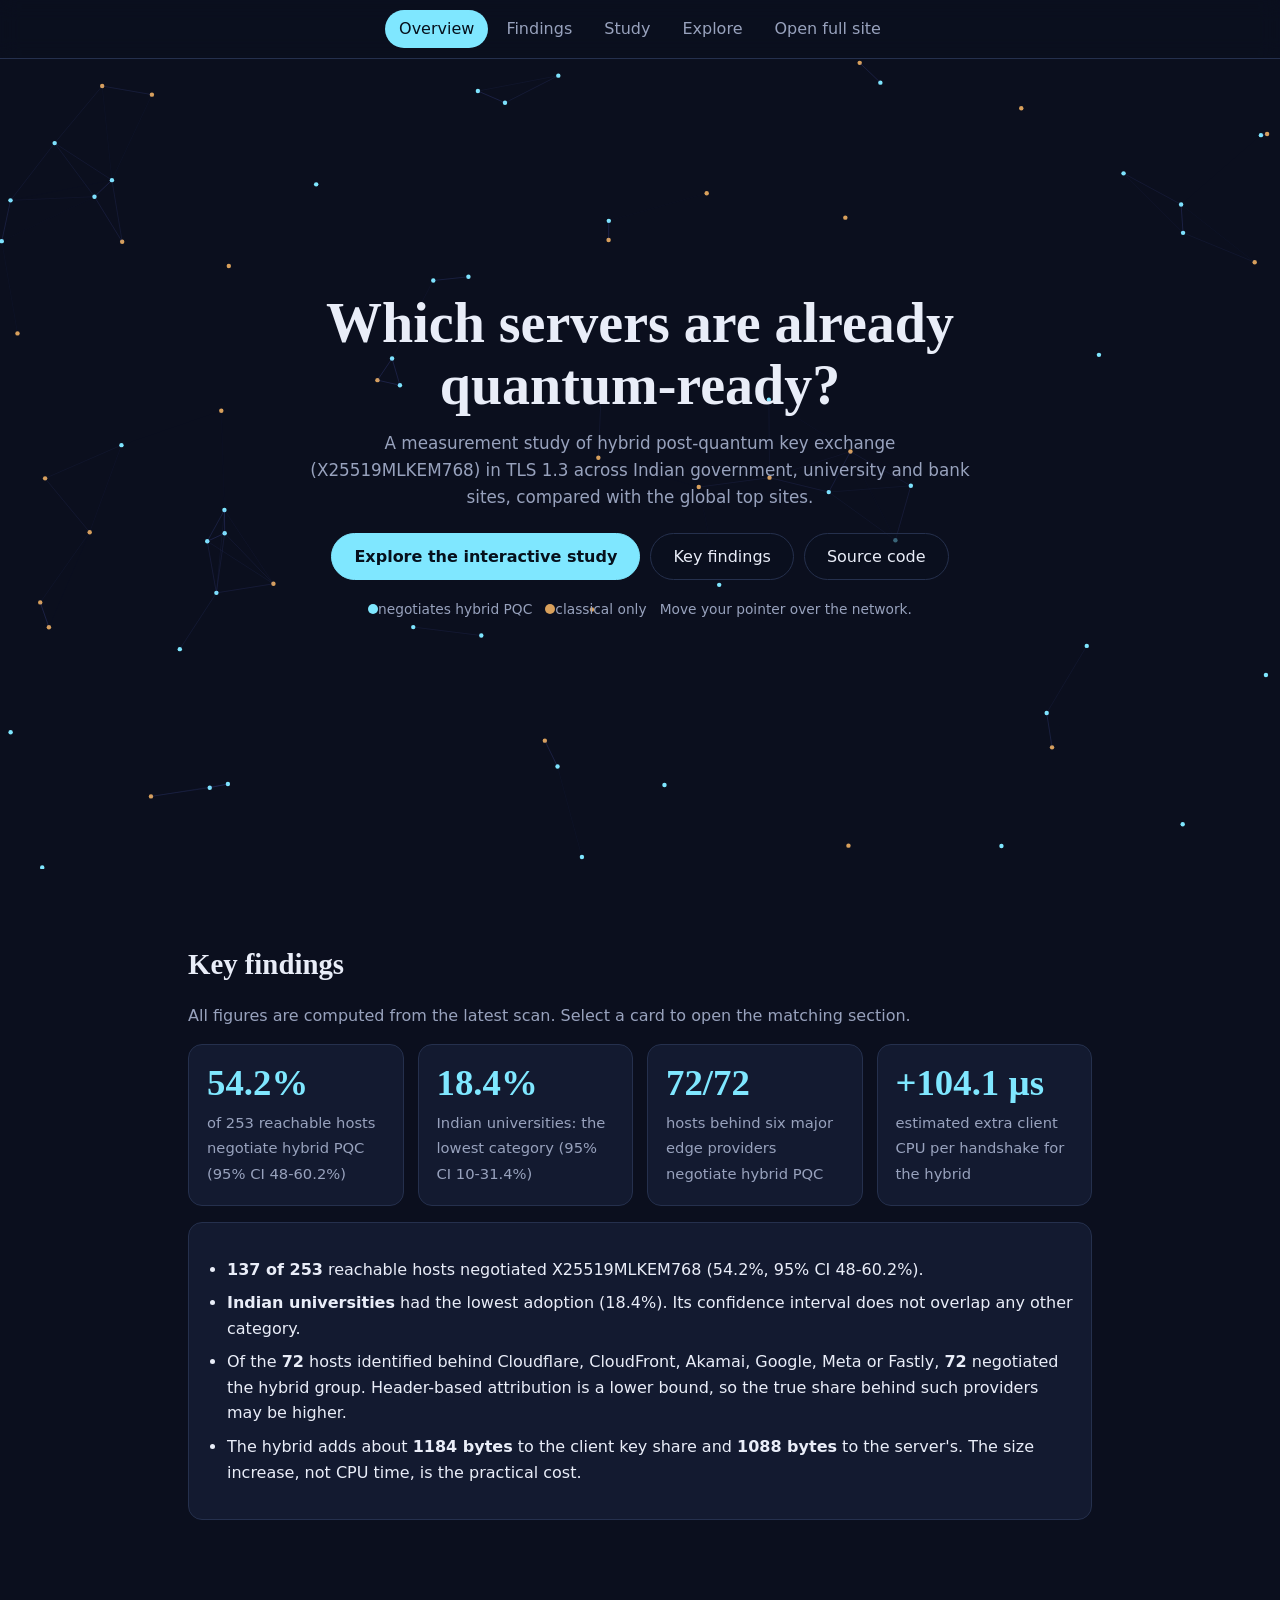
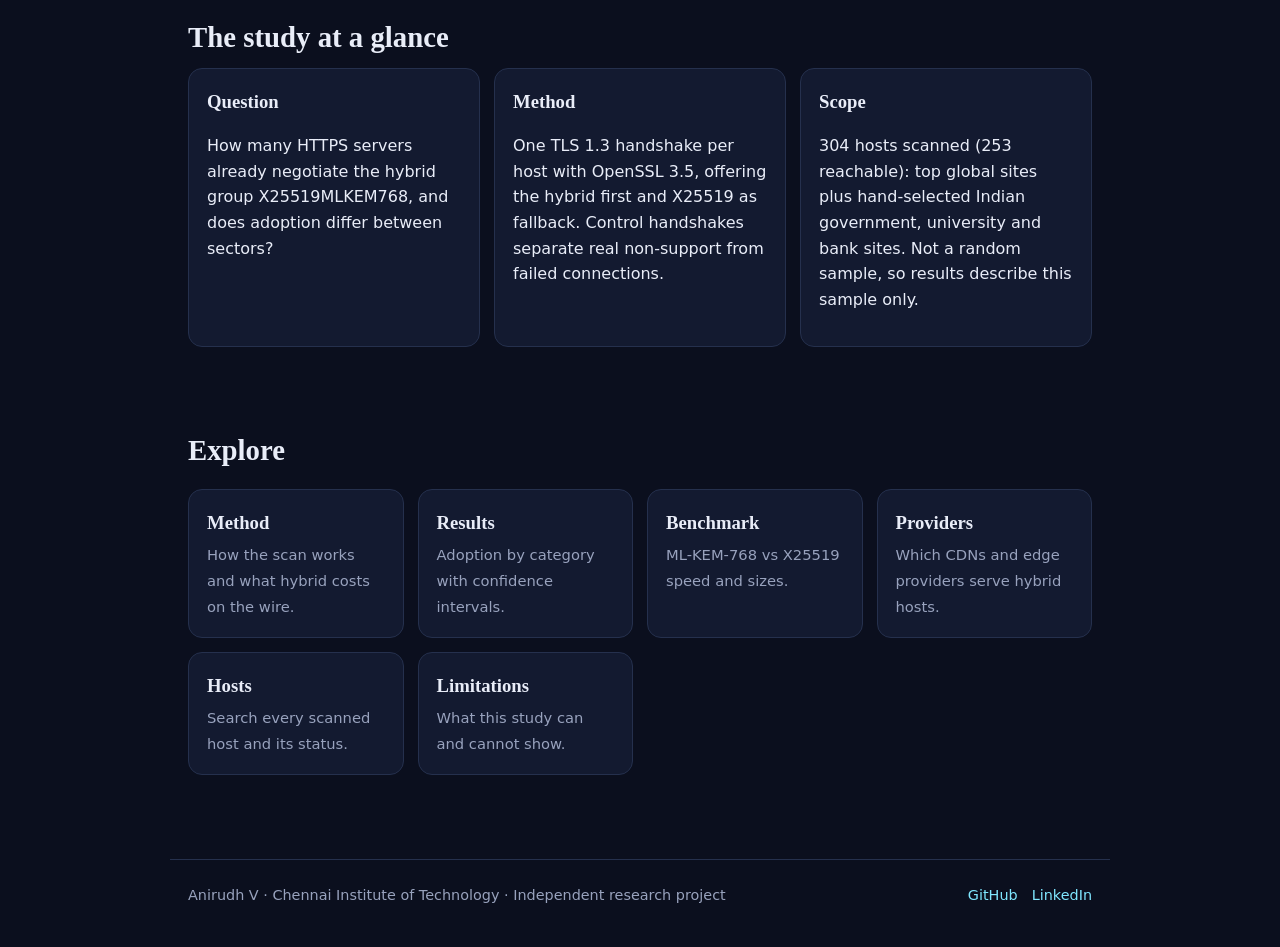
<file: index.html>
<!DOCTYPE html>
<html lang="en">
<head>
<meta charset="utf-8">
<meta name="viewport" content="width=device-width, initial-scale=1">
<title>PQC Adoption Scanner | Hybrid post-quantum TLS measurement study</title>
<meta name="description" content="A measurement study of hybrid post-quantum key exchange (X25519MLKEM768) adoption across Indian government, university and bank sites and global top sites.">
<link rel="stylesheet" href="site/style.css">
<style>
#net{position:absolute;inset:0;width:100%;height:100%}
.hero p.lead{max-width:40em;margin:14px auto 0;color:var(--mut);font-size:1.05rem}
.cta{display:flex;gap:10px;justify-content:center;flex-wrap:wrap;margin-top:22px;pointer-events:auto}
.btn{padding:10px 22px;border-radius:24px;border:1px solid var(--line);color:var(--fg);text-decoration:none;background:#0b0f1e99;transition:border-color .2s,transform .2s,background .2s}
.btn:hover{border-color:var(--acc);transform:translateY(-2px)}
.btn.pri{background:var(--acc);color:#06101c;border-color:var(--acc);font-weight:600}
.stats,.grid{display:grid;grid-template-columns:repeat(auto-fit,minmax(210px,1fr));gap:14px;margin:16px 0}
a.stat,a.tile{display:block;text-decoration:none;color:inherit;background:var(--card);border:1px solid var(--line);border-radius:14px;padding:18px;transition:border-color .25s,transform .15s}
a.stat:hover,a.tile:hover{border-color:var(--acc)}
.stat b{display:block;font:600 2.3rem/1.1 Georgia,serif;color:var(--acc);margin-bottom:6px}
.stat span,.tile span{color:var(--mut);font-size:.92rem}
.tile h3{margin-bottom:4px}
#take li{margin:8px 0}
footer{max-width:940px;margin:60px auto 0;padding:24px 18px 40px;border-top:1px solid var(--line);color:var(--mut);font-size:.9rem;display:flex;justify-content:space-between;flex-wrap:wrap;gap:10px}
footer a{color:var(--acc);text-decoration:none;margin-left:14px}
</style>
</head>
<body>
<nav id="nav">
  <a href="#top" class="on">Overview</a><a href="#findings">Findings</a><a href="#study">Study</a><a href="#explore">Explore</a><a href="site/">Open full site</a>
</nav>

<header class="hero" id="top">
  <canvas id="net" aria-hidden="true"></canvas>
  <div>
    <h1>Which servers are already quantum-ready?</h1>
    <p class="lead">A measurement study of hybrid post-quantum key exchange (X25519MLKEM768) in TLS 1.3 across Indian government, university and bank sites, compared with the global top sites.</p>
    <div class="cta">
      <a class="btn pri" href="site/">Explore the interactive study</a>
      <a class="btn" href="#findings">Key findings</a>
      <a class="btn" href="https://github.com/skylar857/pqc-adoption-scanner" target="_blank" rel="noopener">Source code</a>
    </div>
    <p class="small" style="margin-top:18px"><span class="dot hy"></span>negotiates hybrid PQC &nbsp; <span class="dot cl"></span>classical only &nbsp; Move your pointer over the network.</p>
  </div>
</header>

<section id="findings">
  <h2>Key findings</h2>
  <p class="sub">All figures are computed from the latest scan. Select a card to open the matching section.</p>
  <div class="stats rv" id="stats"><p class="sub">Loading...</p></div>
  <div class="card rv"><ul id="take"></ul></div>
</section>

<section id="study">
  <h2>The study at a glance</h2>
  <div class="steps">
    <div class="card rv"><h3>Question</h3><p>How many HTTPS servers already negotiate the hybrid group X25519MLKEM768, and does adoption differ between sectors?</p></div>
    <div class="card rv"><h3>Method</h3><p>One TLS 1.3 handshake per host with OpenSSL 3.5, offering the hybrid first and X25519 as fallback. Control handshakes separate real non-support from failed connections.</p></div>
    <div class="card rv"><h3>Scope</h3><p id="scope">A hand-selected sample of Indian sites plus the global top list. Not a random sample, so results describe this sample only.</p></div>
  </div>
</section>

<section id="explore">
  <h2>Explore</h2>
  <div class="grid rv">
    <a class="tile" href="site/#method"><h3>Method</h3><span>How the scan works and what hybrid costs on the wire.</span></a>
    <a class="tile" href="site/#results"><h3>Results</h3><span>Adoption by category with confidence intervals.</span></a>
    <a class="tile" href="site/#benchmark"><h3>Benchmark</h3><span>ML-KEM-768 vs X25519 speed and sizes.</span></a>
    <a class="tile" href="site/#providers"><h3>Providers</h3><span>Which CDNs and edge providers serve hybrid hosts.</span></a>
    <a class="tile" href="site/#hosts-sec"><h3>Hosts</h3><span>Search every scanned host and its status.</span></a>
    <a class="tile" href="site/#limits"><h3>Limitations</h3><span>What this study can and cannot show.</span></a>
  </div>
</section>

<footer>
  <span>Anirudh V &middot; Chennai Institute of Technology &middot; Independent research project</span>
  <span><a href="https://github.com/skylar857" target="_blank" rel="noopener">GitHub</a><a href="https://www.linkedin.com/in/anirudh-v-4b835b289/" target="_blank" rel="noopener">LinkedIn</a></span>
</footer>

<script>
const $ = s => document.querySelector(s), $$ = s => [...document.querySelectorAll(s)];
const reduce = matchMedia("(prefers-reduced-motion: reduce)").matches;
const f1 = n => Math.round(n * 10) / 10;
const LABEL = {global: "Global top sites", india_bank: "Indian banks / fintech", india_gov: "Indian government", india_univ: "Indian universities"};
const EDGE = ["Cloudflare", "CloudFront", "Akamai", "Google", "Meta", "Fastly"];
const load = async p => { try { const r = await fetch(p); if (r.ok) return await r.json(); } catch (e) {} return null; };
const sum = (o, ks) => ks.reduce((a, k) => a + (o[k] || 0), 0);

// Interactive network background: pointer attracts links; node colours follow the measured adoption rate.
let hyRate = .5;
(function () {
  const c = $("#net"), x = c.getContext("2d"); let w, h, pts = [], m = {x: -999, y: -999};
  function size() {
    w = c.width = c.clientWidth; h = c.height = c.clientHeight;
    pts = Array.from({length: Math.round(w * h / 14000)}, () => ({x: Math.random() * w, y: Math.random() * h, vx: (Math.random() - .5) * .3, vy: (Math.random() - .5) * .3, hy: Math.random() < hyRate}));
  }
  size(); addEventListener("resize", size);
  c.parentElement.addEventListener("pointermove", e => { const r = c.getBoundingClientRect(); m.x = e.clientX - r.left; m.y = e.clientY - r.top; });
  c.parentElement.addEventListener("pointerleave", () => { m.x = m.y = -999; });
  window.recolour = () => pts.forEach(p => { p.hy = Math.random() < hyRate; });
  (function f() {
    x.clearRect(0, 0, w, h);
    for (const p of pts) {
      if (!reduce) { p.x += p.vx; p.y += p.vy; if (p.x < 0 || p.x > w) p.vx *= -1; if (p.y < 0 || p.y > h) p.vy *= -1; }
      const dm = Math.hypot(p.x - m.x, p.y - m.y);
      if (dm < 150) { x.strokeStyle = "rgba(127,231,255," + (1 - dm / 150) * .6 + ")"; x.beginPath(); x.moveTo(p.x, p.y); x.lineTo(m.x, m.y); x.stroke(); }
      x.fillStyle = p.hy ? "#7fe7ff" : "#d9a05b"; x.beginPath(); x.arc(p.x, p.y, dm < 150 ? 3.2 : 2.2, 0, 7); x.fill();
    }
    for (let i = 0; i < pts.length; i++) for (let j = i + 1; j < pts.length; j++) {
      const d = Math.hypot(pts[i].x - pts[j].x, pts[i].y - pts[j].y);
      if (d < 110) { x.strokeStyle = "rgba(111,125,255," + (1 - d / 110) * .22 + ")"; x.beginPath(); x.moveTo(pts[i].x, pts[i].y); x.lineTo(pts[j].x, pts[j].y); x.stroke(); }
    }
    if (!reduce) requestAnimationFrame(f);
  })();
})();

function count(el, to, pre, suf) {
  if (reduce) { el.textContent = pre + f1(to) + suf; return; }
  let t0; (function f(t) { t0 = t0 || t; const k = Math.min((t - t0) / 1400, 1); el.textContent = pre + f1(to * (1 - Math.pow(1 - k, 3))) + suf; if (k < 1) requestAnimationFrame(f); })(performance.now());
}

Promise.all([load("dashboard/summary.json"), load("dashboard/benchmark.json"), load("dashboard/providers.json")]).then(([s, b, p]) => {
  if (!s) { $("#stats").innerHTML = '<p class="sub">No data found. Run the scan and analysis scripts first.</p>'; return; }
  const o = s.overall, cats = Object.entries(s.categories);
  hyRate = o.pct_of_reachable / 100; window.recolour();
  $("#scope").textContent = o.total + " hosts scanned (" + o.reachable + " reachable): top global sites plus hand-selected Indian government, university and bank sites. Not a random sample, so results describe this sample only.";

  const lowest = cats.slice().sort((a, b) => a[1].pct_of_reachable - b[1].pct_of_reachable)[0];
  const others = cats.filter(c => c[0] !== lowest[0]);
  const separate = lowest[1].ci95[1] < Math.min(...others.map(c => c[1].ci95[0]));
  const cards = [{k: "#results", num: o.pct_of_reachable, pre: "", suf: "%", txt: "of " + o.reachable + " reachable hosts negotiate hybrid PQC (95% CI " + o.ci95[0] + "-" + o.ci95[1] + "%)"},
                 {k: "#results", num: lowest[1].pct_of_reachable, pre: "", suf: "%", txt: (LABEL[lowest[0]] || lowest[0]) + ": the lowest category (95% CI " + lowest[1].ci95[0] + "-" + lowest[1].ci95[1] + "%)"}];
  const takes = ["<b>" + o.pqc_hybrid + " of " + o.reachable + "</b> reachable hosts negotiated X25519MLKEM768 (" + o.pct_of_reachable + "%, 95% CI " + o.ci95[0] + "-" + o.ci95[1] + "%).",
    "<b>" + (LABEL[lowest[0]] || lowest[0]) + "</b> had the lowest adoption (" + lowest[1].pct_of_reachable + "%). " + (separate ? "Its confidence interval does not overlap any other category." : "Its confidence interval overlaps other categories, so the difference is not conclusive.")];
  if (p) {
    const eA = sum(p.overall.all_by_provider, EDGE), eH = sum(p.overall.hybrid_by_provider, EDGE);
    cards.push({k: "#providers", html: eH + "/" + eA, txt: "hosts behind six major edge providers negotiate hybrid PQC"});
    takes.push("Of the <b>" + eA + "</b> hosts identified behind Cloudflare, CloudFront, Akamai, Google, Meta or Fastly, <b>" + eH + "</b> negotiated the hybrid group. Header-based attribution is a lower bound, so the true share behind such providers may be higher.");
  }
  if (b) {
    const dc = b.handshake_cost_us.hybrid_client - b.handshake_cost_us.x25519_client, z = b.sizes_bytes;
    cards.push({k: "#benchmark", num: dc, pre: "+", suf: " µs", txt: "estimated extra client CPU per handshake for the hybrid"});
    takes.push("The hybrid adds about <b>" + (z.hybrid_x25519mlkem768.client_share - z.x25519.client_share) + " bytes</b> to the client key share and <b>" + (z.hybrid_x25519mlkem768.server_share - z.x25519.server_share) + " bytes</b> to the server's. The size increase, not CPU time, is the practical cost.");
  }
  $("#stats").innerHTML = cards.map((c, i) => '<a class="stat tilt" href="site/' + c.k + '"><b id="st' + i + '">' + (c.html || "") + "</b><span>" + c.txt + "</span></a>").join("");
  cards.forEach((c, i) => { if (c.num !== undefined) count($("#st" + i), c.num, c.pre, c.suf); });
  $("#take").innerHTML = takes.map(t => "<li>" + t + "</li>").join("");

  // Pointer tilt on cards
  $$(".tilt").forEach(el => {
    if (reduce) return;
    el.addEventListener("pointermove", e => { const r = el.getBoundingClientRect(); el.style.transform = "perspective(600px) rotateX(" + (-(e.clientY - r.top) / r.height + .5) * 8 + "deg) rotateY(" + ((e.clientX - r.left) / r.width - .5) * 8 + "deg)"; });
    el.addEventListener("pointerleave", () => { el.style.transform = ""; });
  });
});

// Reveals and nav highlight
const io = new IntersectionObserver(es => es.forEach(e => { if (e.isIntersecting) { e.target.classList.add("in"); io.unobserve(e.target); } }), {threshold: .12});
$$(".rv").forEach(e => reduce ? e.classList.add("in") : io.observe(e));
setTimeout(() => $$(".rv").forEach(e => e.classList.add("in")), 2500);
const links = $$("#nav a");
new IntersectionObserver(es => es.forEach(e => { if (e.isIntersecting) links.forEach(a => a.classList.toggle("on", a.getAttribute("href") === "#" + e.target.id)); }), {rootMargin: "-45% 0px -50% 0px"})
  .observe($("#top")), ["#findings", "#study", "#explore"].forEach(id => new IntersectionObserver(es => es.forEach(e => { if (e.isIntersecting) links.forEach(a => a.classList.toggle("on", a.getAttribute("href") === id)); }), {rootMargin: "-45% 0px -50% 0px"}).observe($(id)));
</script>
</body>
</html>
</file>
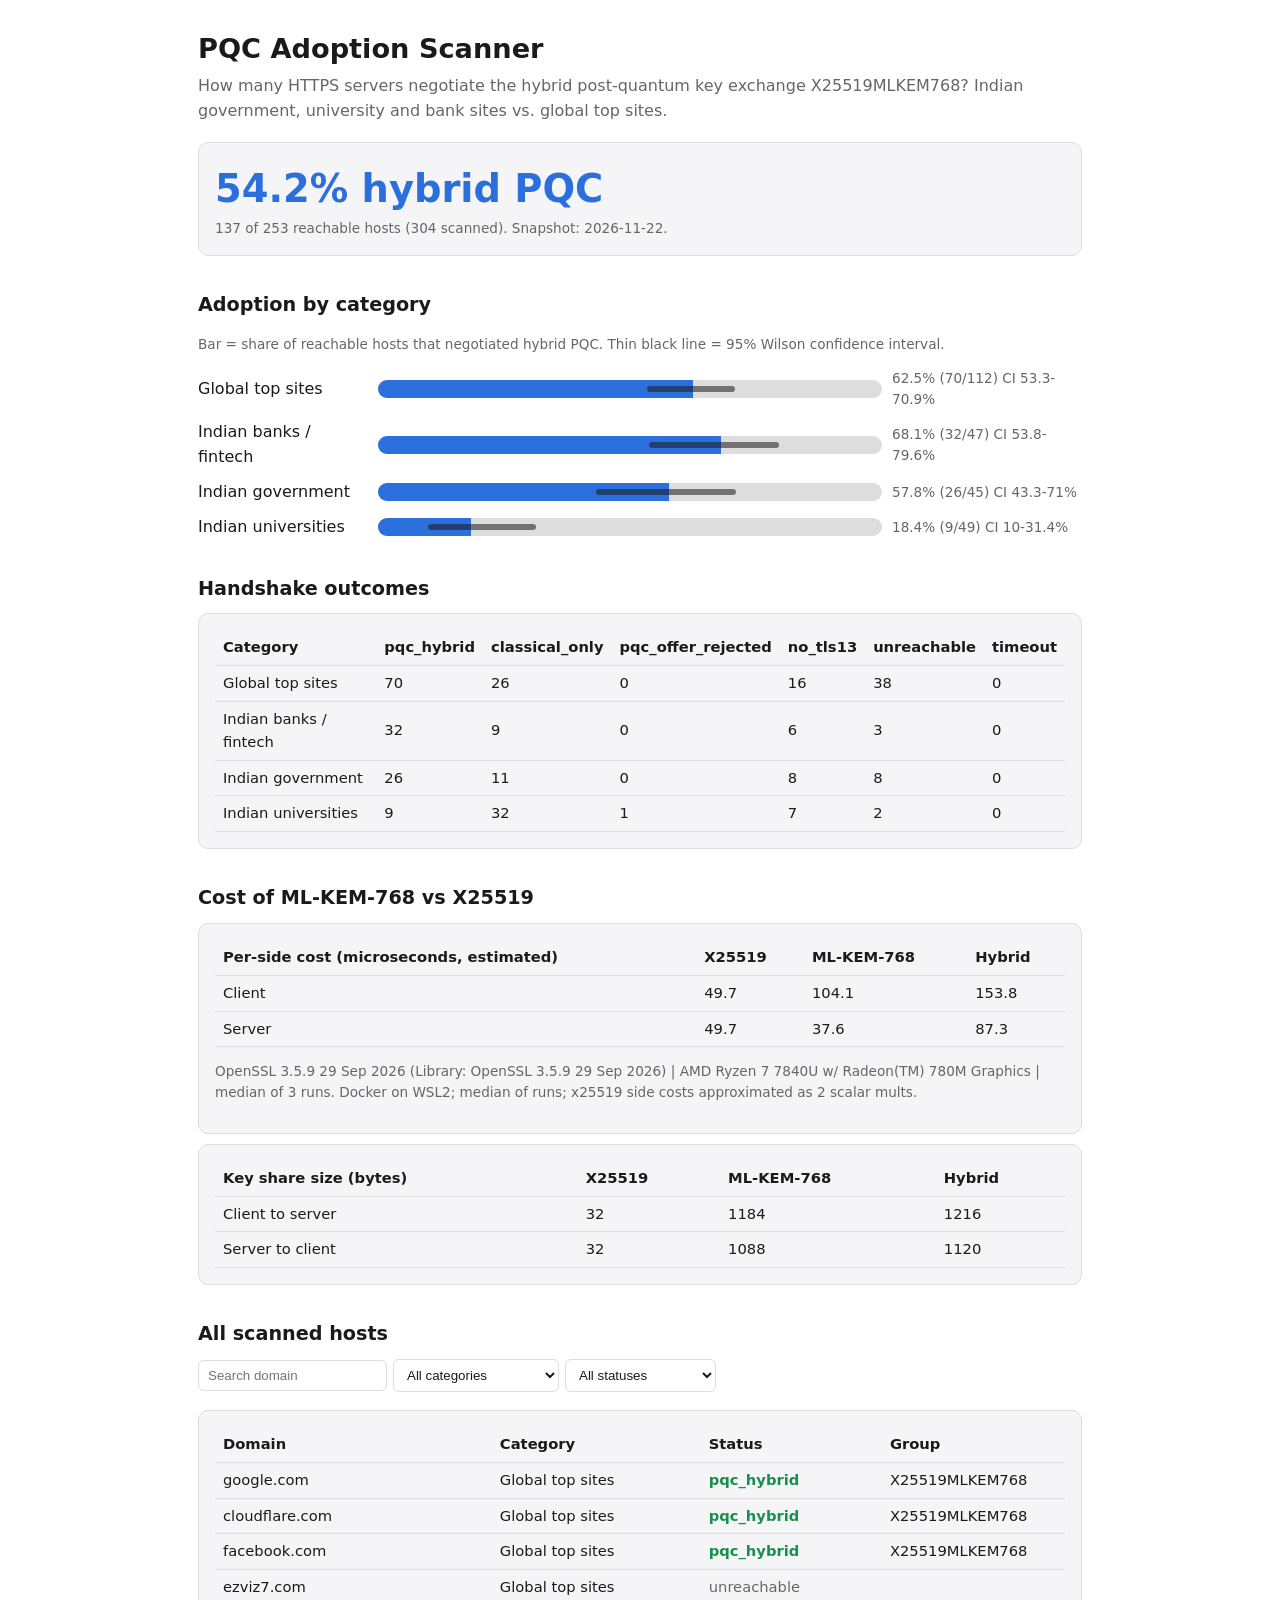
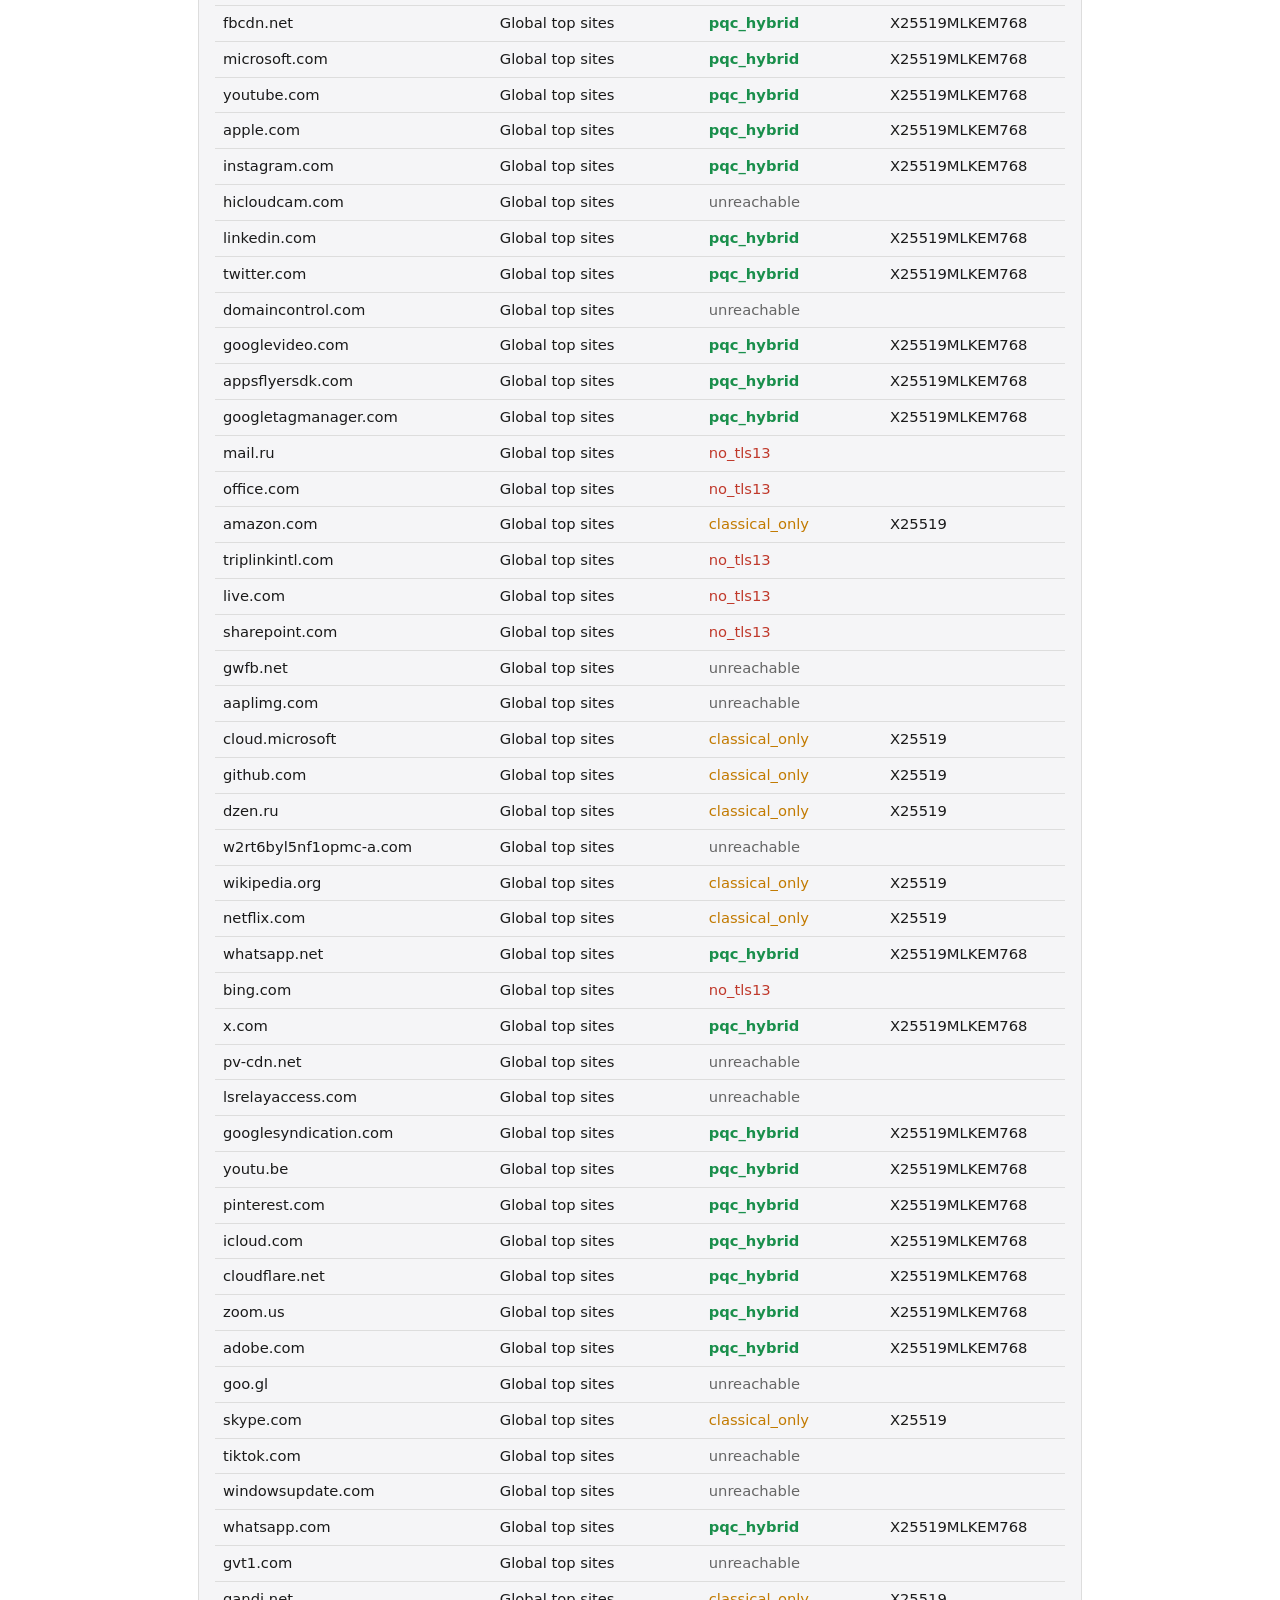
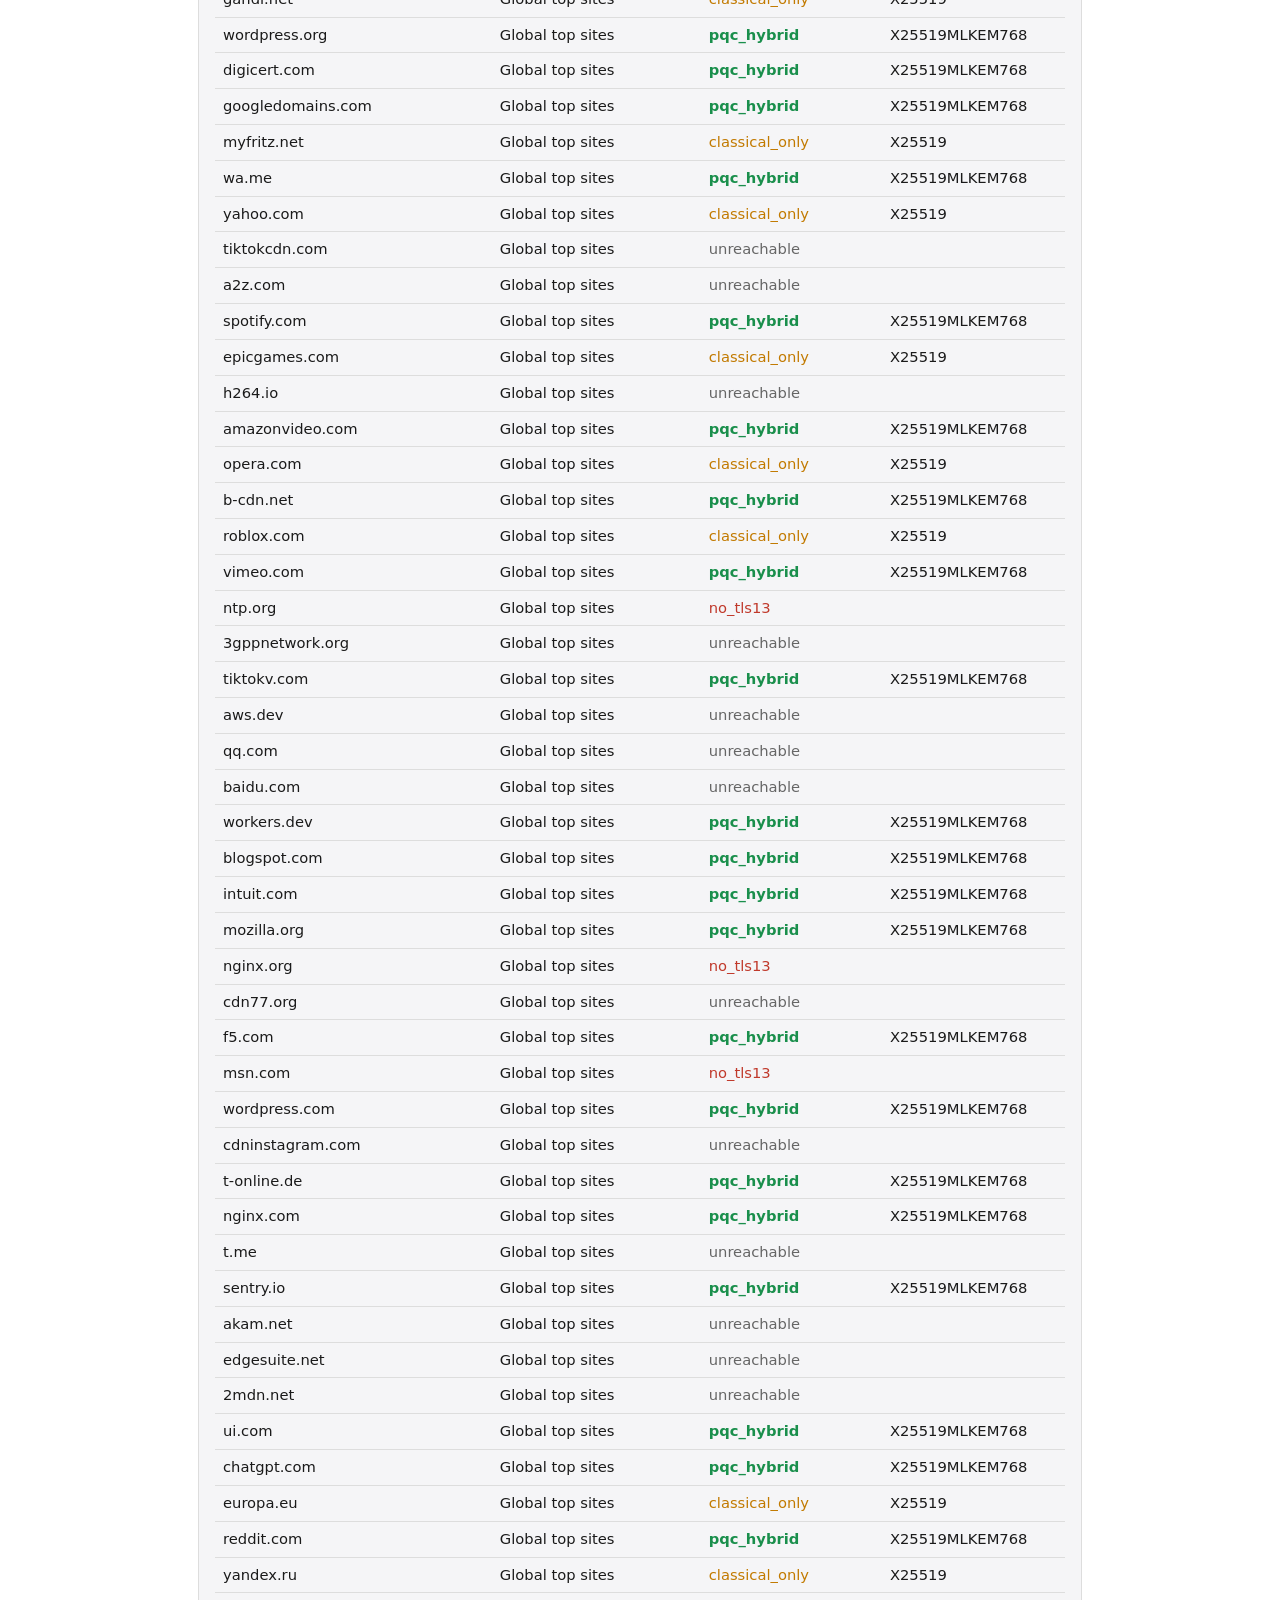
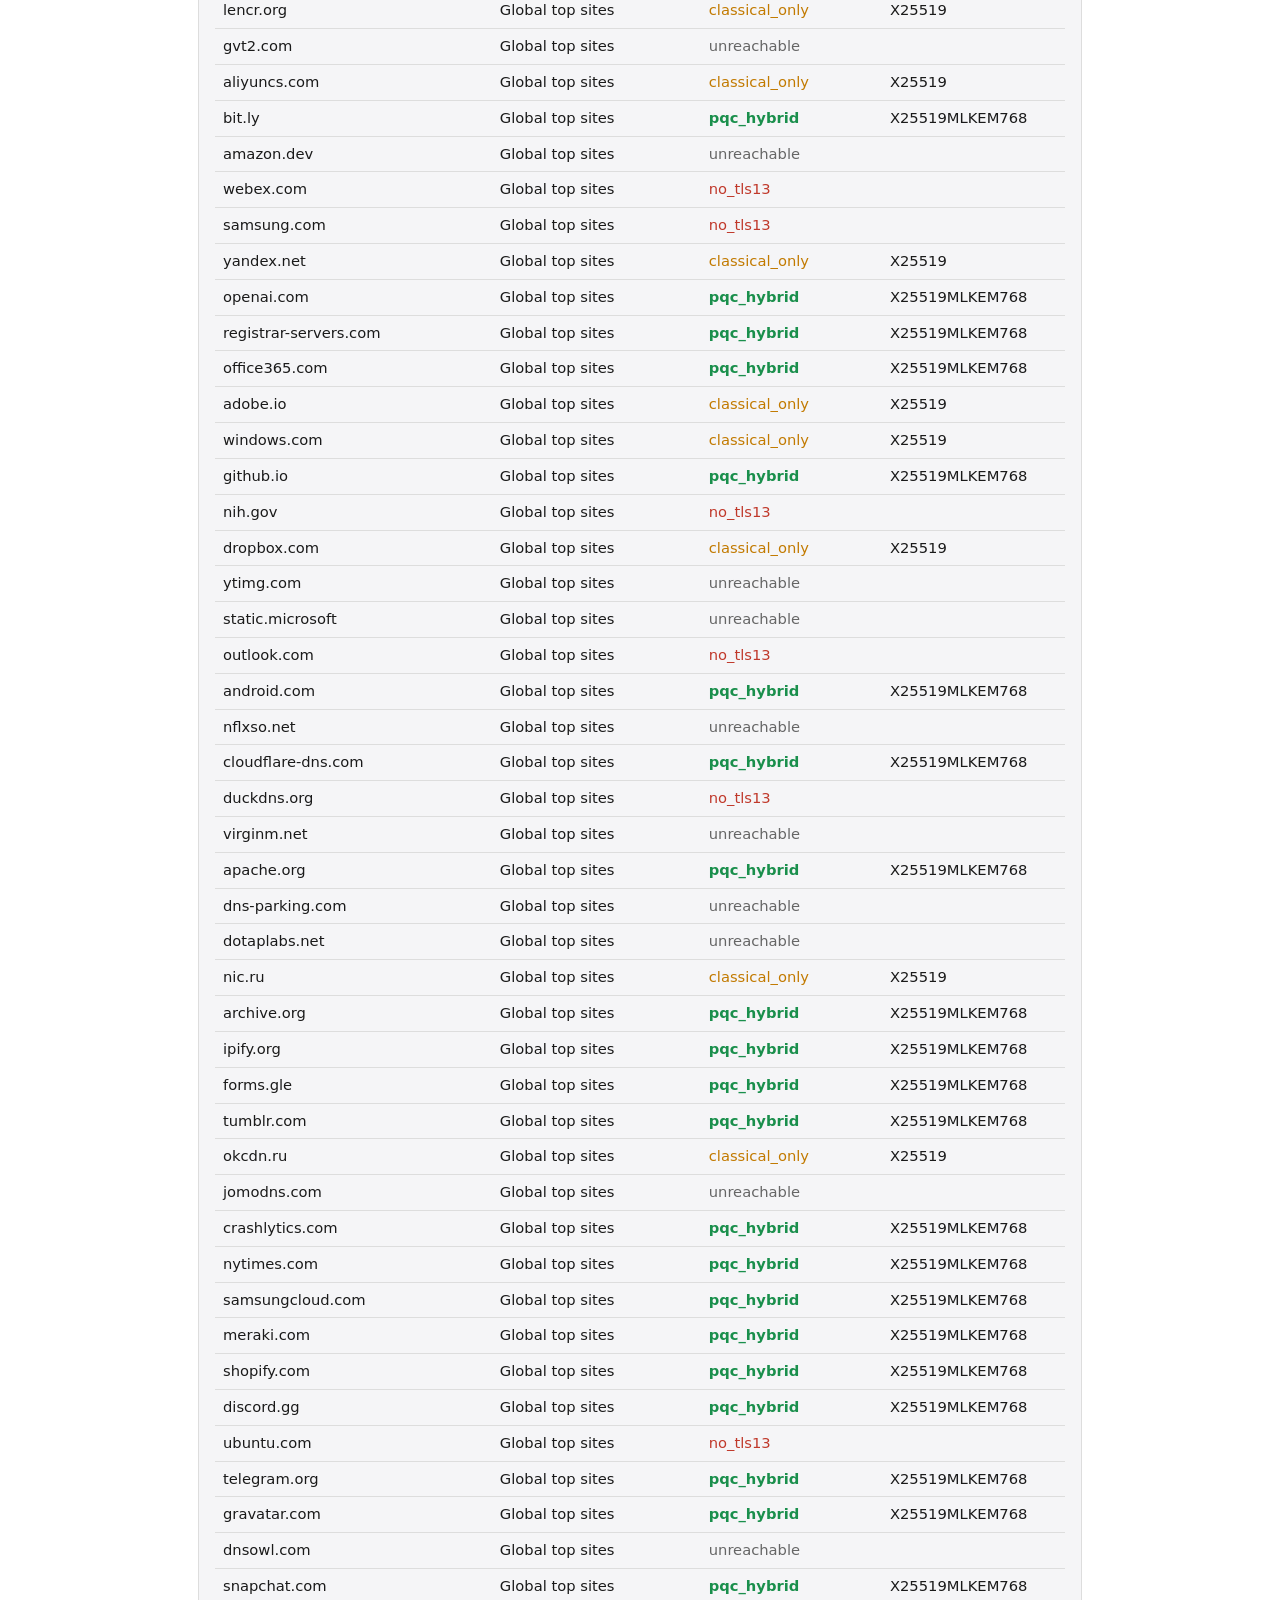
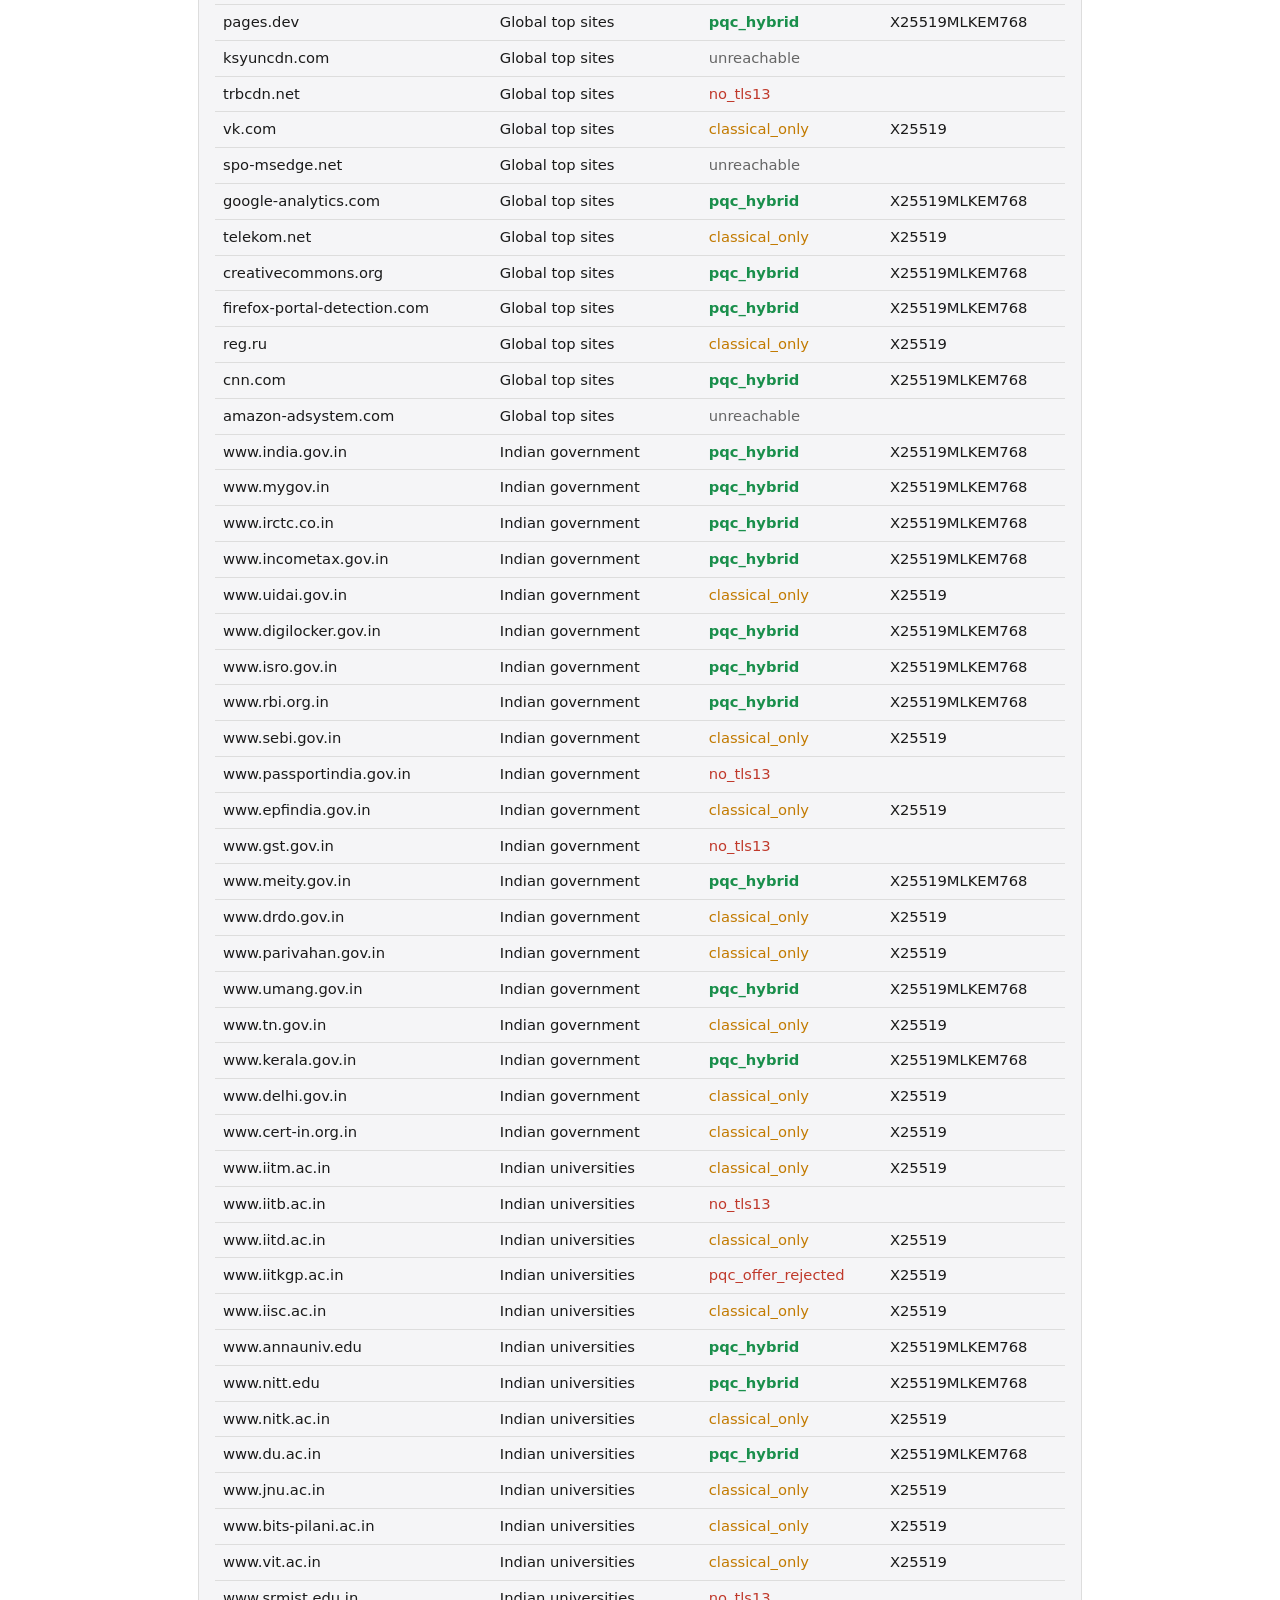
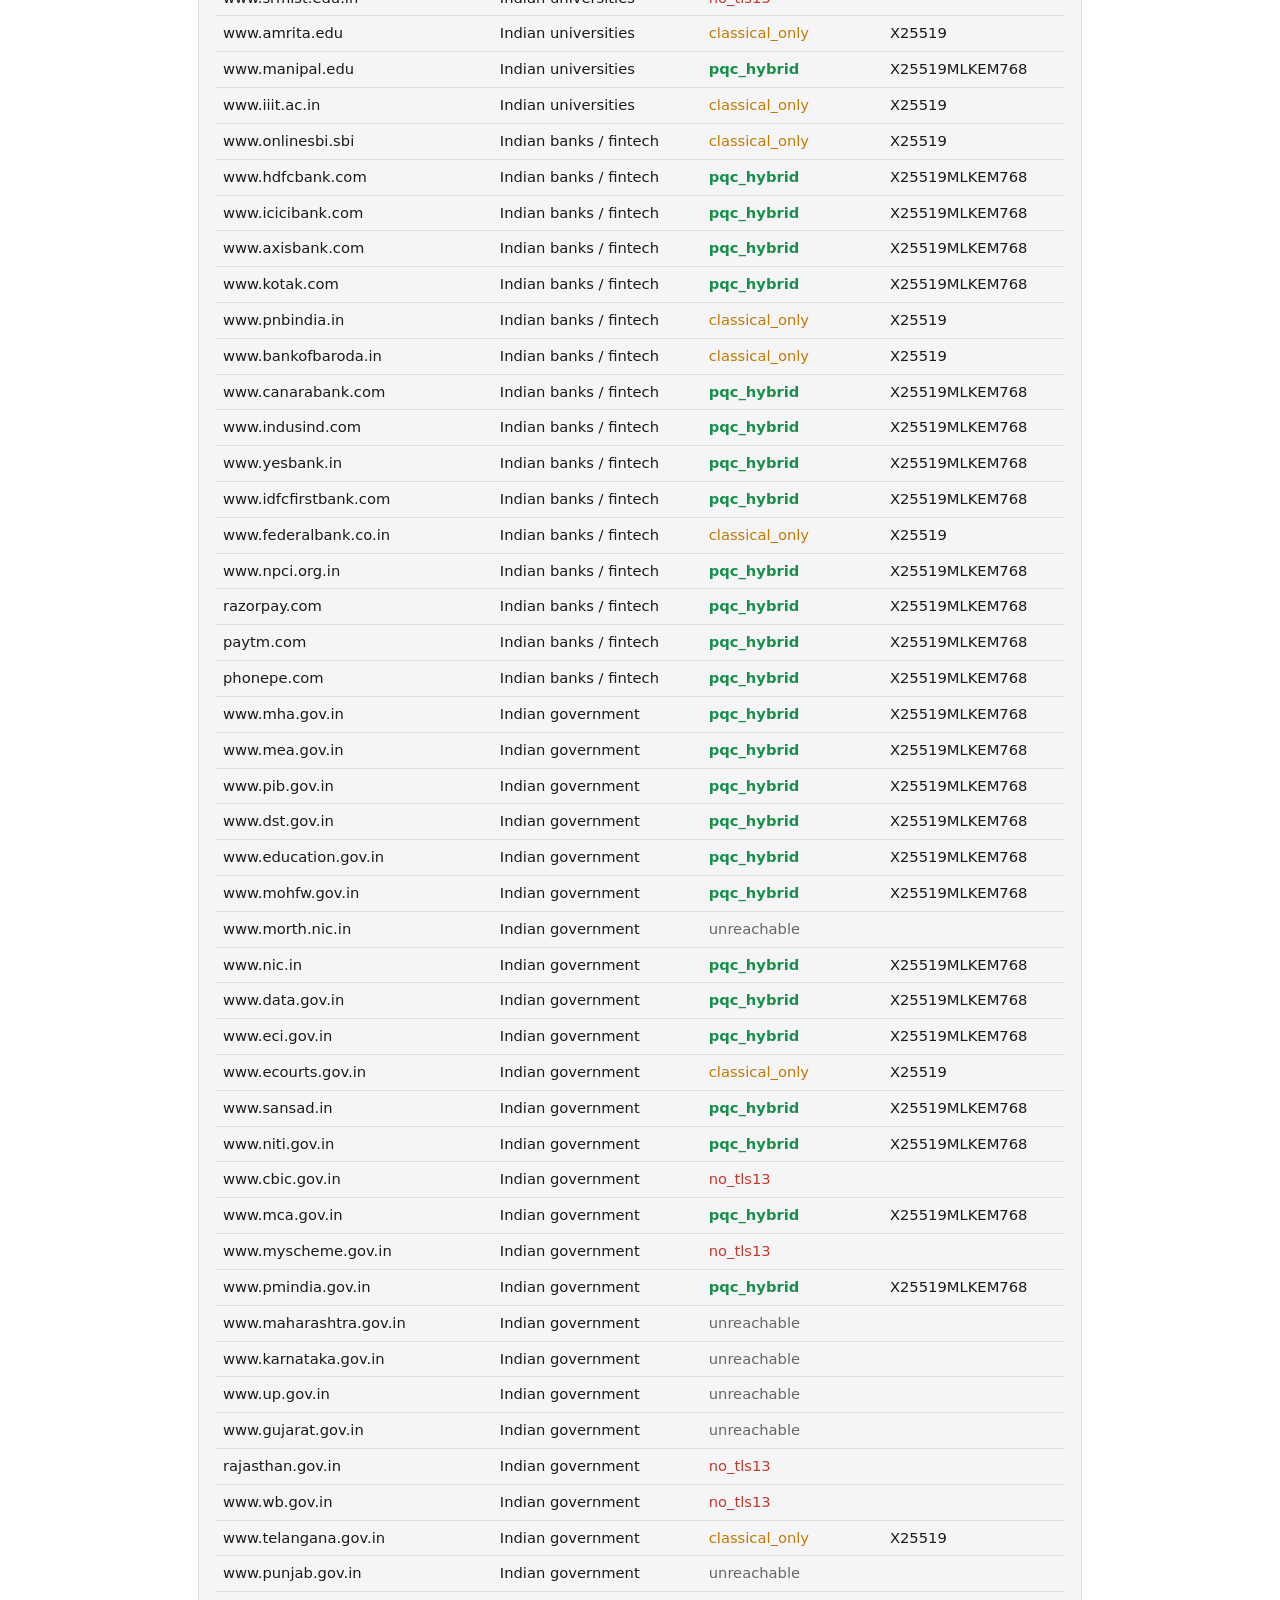
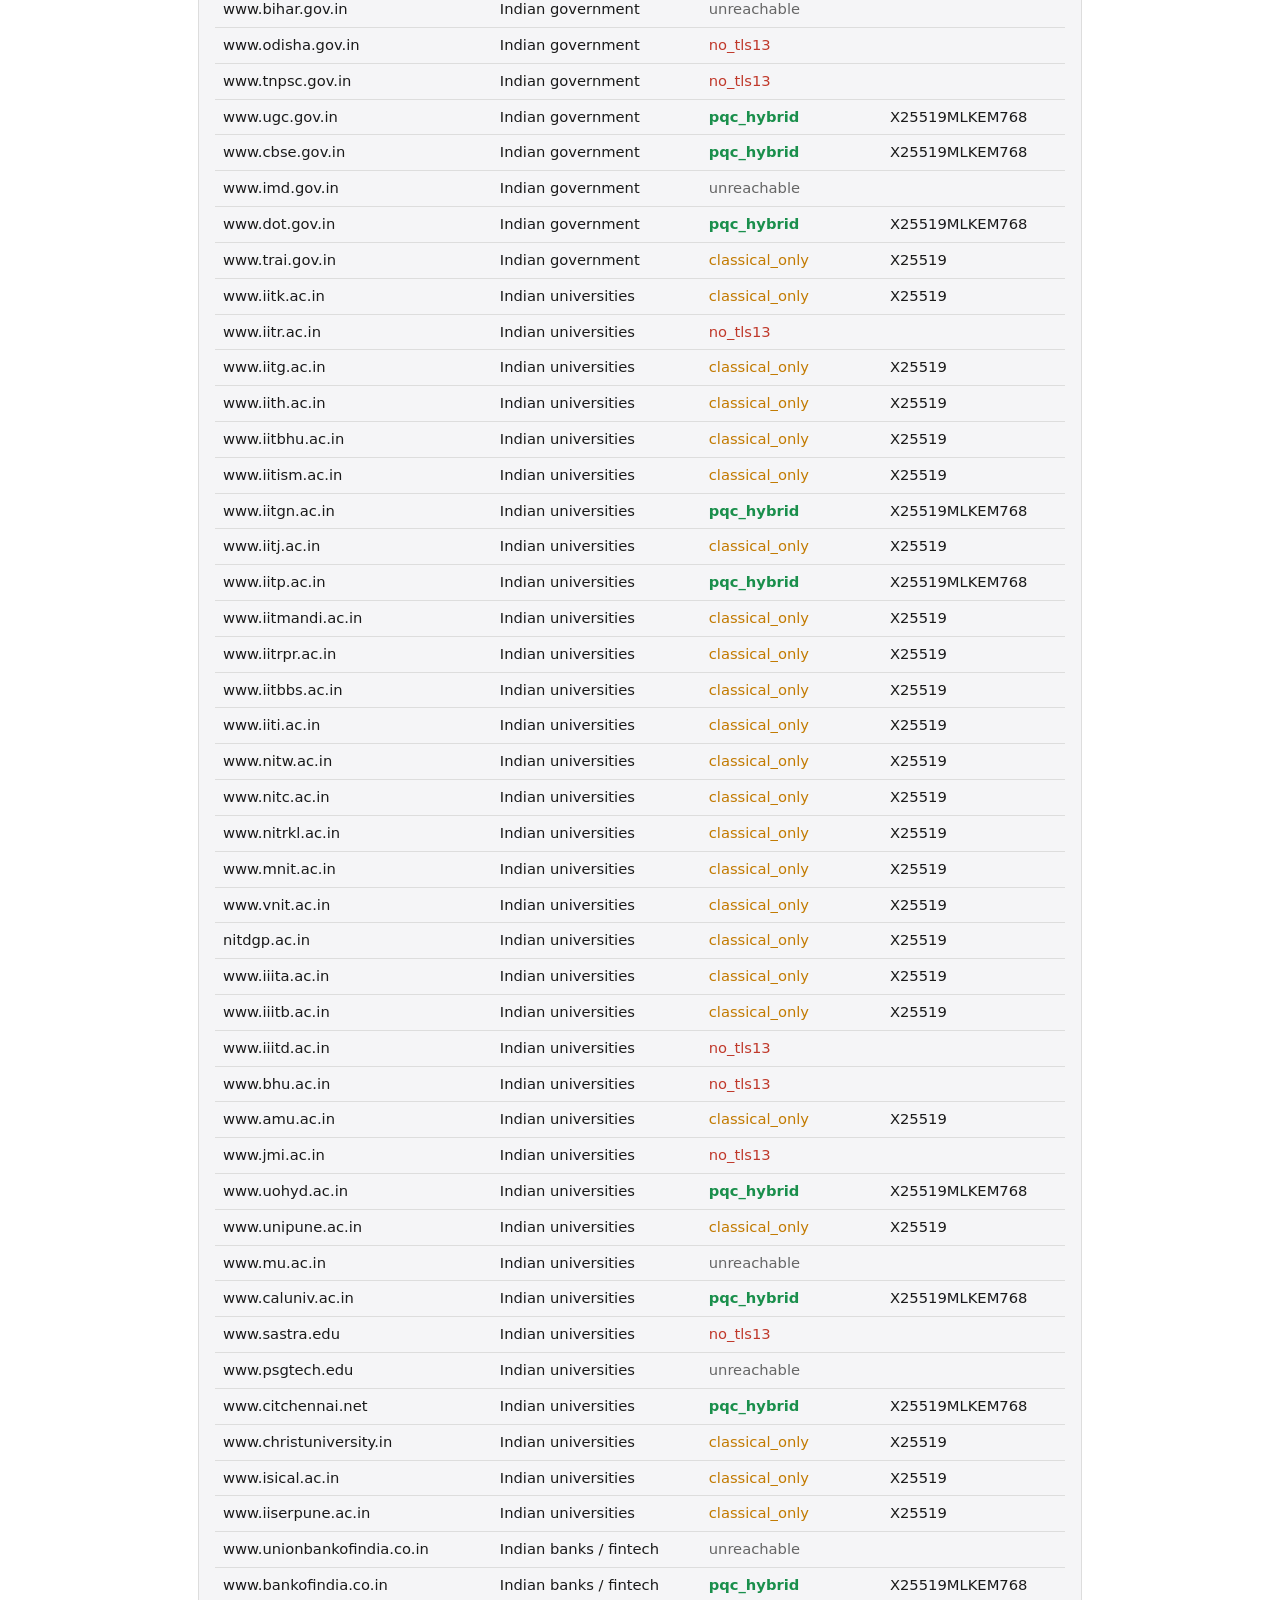
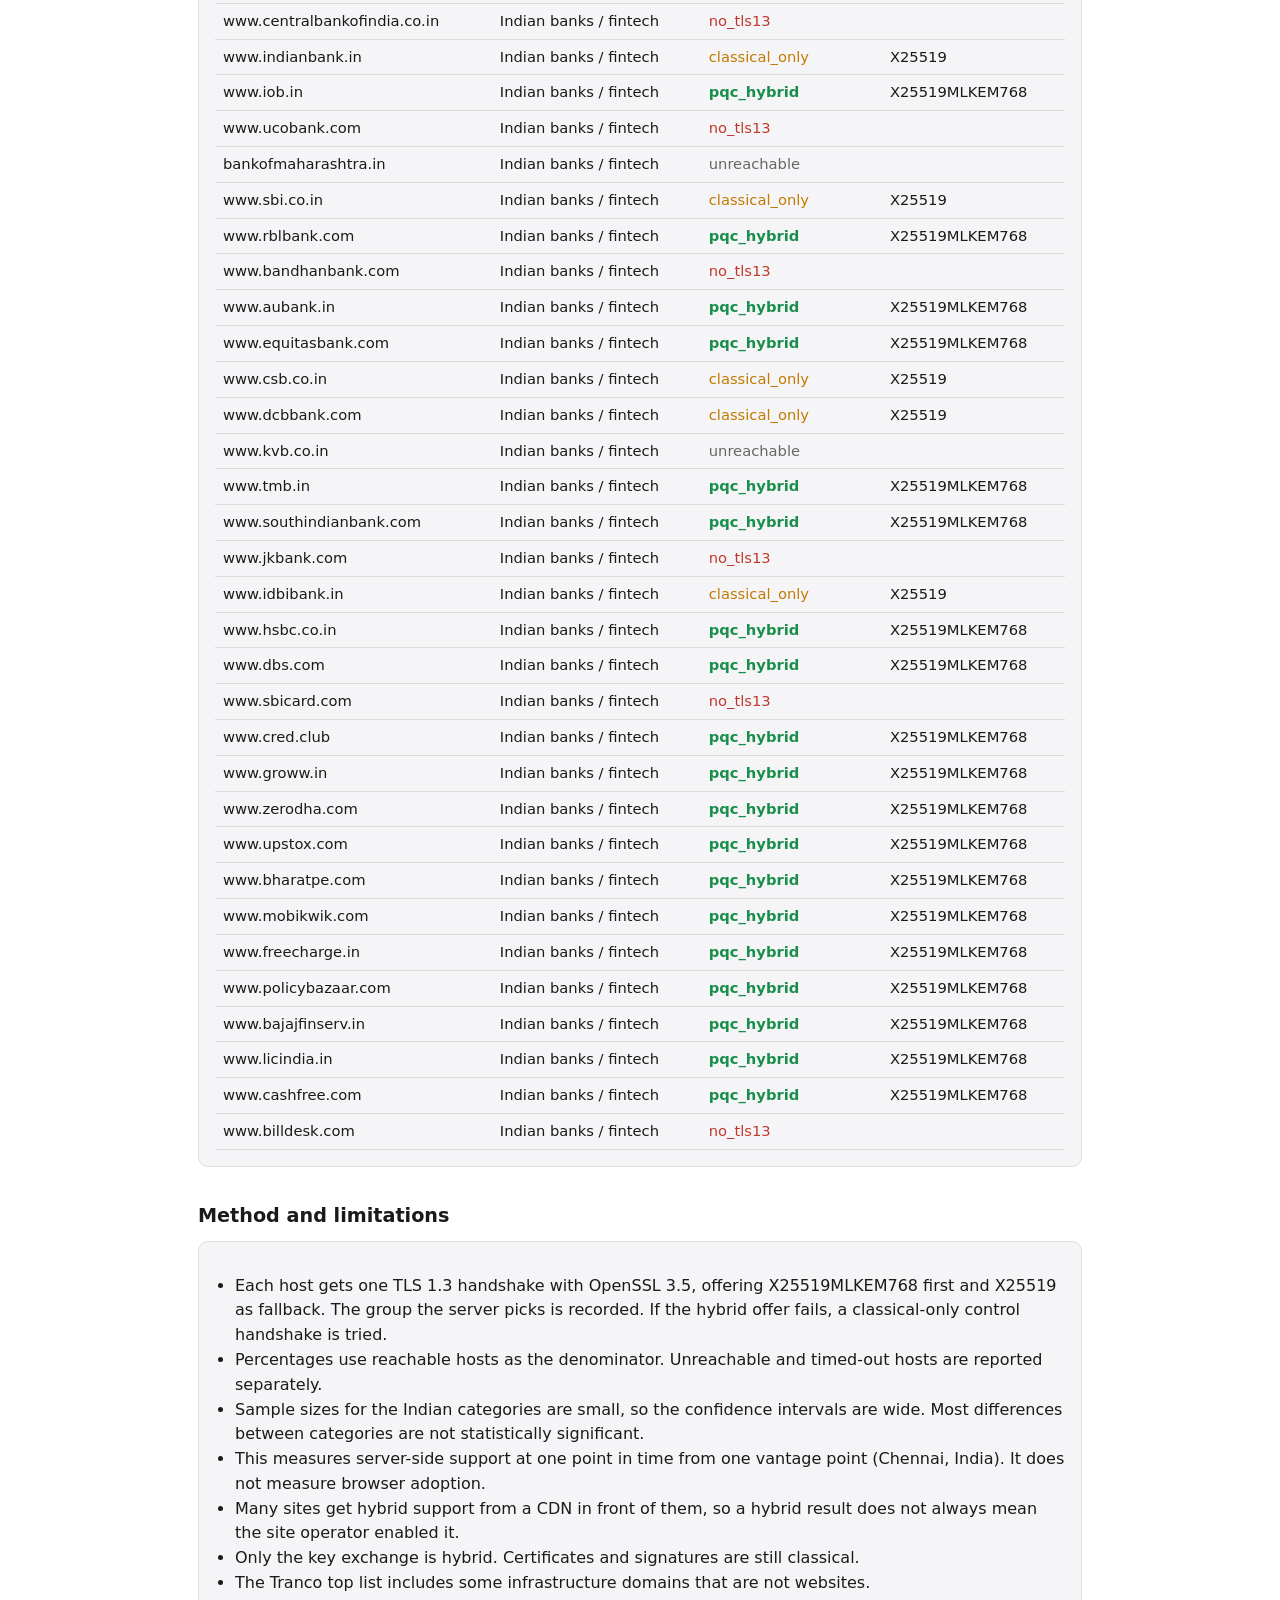
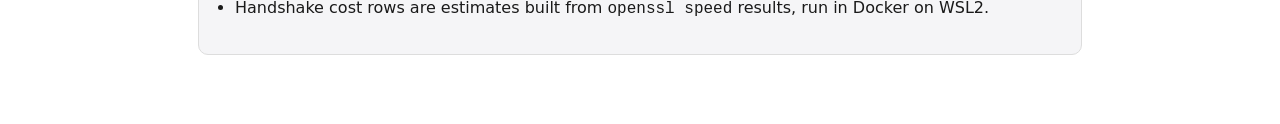
<file: dashboard/index.html>
<!DOCTYPE html>
<html lang="en">
<head>
<meta charset="utf-8">
<meta name="viewport" content="width=device-width, initial-scale=1">
<title>PQC Adoption Scanner</title>
<style>
:root{--bg:#fff;--fg:#1a1a1a;--mut:#666;--card:#f5f5f7;--line:#ddd;--acc:#2a6fdb;--ok:#1a8f4c;--warn:#c27a00;--bad:#c0392b}
@media (prefers-color-scheme:dark){:root{--bg:#111318;--fg:#e8e8ea;--mut:#9aa0a6;--card:#1b1e25;--line:#2d313a;--acc:#6aa3ff;--ok:#4cc27f;--warn:#e0a030;--bad:#e5675a}}
*{box-sizing:border-box}
body{margin:0;background:var(--bg);color:var(--fg);font:16px/1.55 system-ui,Segoe UI,sans-serif}
main{max-width:920px;margin:0 auto;padding:28px 18px 60px}
h1{font-size:1.7rem;margin:0 0 4px}h2{font-size:1.2rem;margin:34px 0 10px}
.sub{color:var(--mut);margin:0 0 18px}
.card{background:var(--card);border:1px solid var(--line);border-radius:10px;padding:16px;margin:10px 0}
.big{font-size:2.4rem;font-weight:700;color:var(--acc)}
.row{display:grid;grid-template-columns:170px 1fr 190px;gap:10px;align-items:center;margin:10px 0}
.track{position:relative;height:18px;background:var(--line);border-radius:9px;overflow:hidden}
.fill{position:absolute;left:0;top:0;bottom:0;background:var(--acc)}
.ci{position:absolute;top:6px;height:6px;background:var(--fg);opacity:.55;border-radius:3px}
.small{font-size:.85rem;color:var(--mut)}
table{width:100%;border-collapse:collapse;font-size:.92rem}
th,td{text-align:left;padding:6px 8px;border-bottom:1px solid var(--line)}
.wrap{overflow-x:auto}
input,select{padding:7px 9px;border:1px solid var(--line);border-radius:6px;background:var(--bg);color:var(--fg);margin:0 6px 8px 0}
.pqc_hybrid{color:var(--ok);font-weight:600}.classical_only{color:var(--warn)}
.pqc_offer_rejected,.no_tls13{color:var(--bad)}.unreachable,.timeout{color:var(--mut)}
ul{padding-left:20px}
@media (max-width:640px){.row{grid-template-columns:1fr}}
</style>
</head>
<body>
<main>
<h1>PQC Adoption Scanner</h1>
<p class="sub">How many HTTPS servers negotiate the hybrid post-quantum key exchange X25519MLKEM768? Indian government, university and bank sites vs. global top sites.</p>

<div class="card"><div class="big" id="headline">...</div><div id="headsub" class="small"></div></div>

<h2>Adoption by category</h2>
<p class="small">Bar = share of reachable hosts that negotiated hybrid PQC. Thin black line = 95% Wilson confidence interval.</p>
<div id="bars"></div>

<h2>Handshake outcomes</h2>
<div class="card wrap"><table id="outcomes"></table></div>

<h2>Cost of ML-KEM-768 vs X25519</h2>
<div class="card wrap"><table id="bench"></table><p class="small" id="benchmeta"></p></div>
<div class="card wrap"><table id="sizes"></table></div>

<h2>All scanned hosts</h2>
<input id="q" placeholder="Search domain"><select id="cat"></select><select id="st"></select>
<div class="card wrap"><table id="hosts"></table></div>

<h2>Method and limitations</h2>
<div class="card"><ul>
<li>Each host gets one TLS 1.3 handshake with OpenSSL 3.5, offering X25519MLKEM768 first and X25519 as fallback. The group the server picks is recorded. If the hybrid offer fails, a classical-only control handshake is tried.</li>
<li>Percentages use reachable hosts as the denominator. Unreachable and timed-out hosts are reported separately.</li>
<li>Sample sizes for the Indian categories are small, so the confidence intervals are wide. Most differences between categories are not statistically significant.</li>
<li>This measures server-side support at one point in time from one vantage point (Chennai, India). It does not measure browser adoption.</li>
<li>Many sites get hybrid support from a CDN in front of them, so a hybrid result does not always mean the site operator enabled it.</li>
<li>Only the key exchange is hybrid. Certificates and signatures are still classical.</li>
<li>The Tranco top list includes some infrastructure domains that are not websites.</li>
<li>Handshake cost rows are estimates built from <code>openssl speed</code> results, run in Docker on WSL2.</li>
</ul></div>
</main>
<script>
const LABEL={global:"Global top sites",india_bank:"Indian banks / fintech",india_gov:"Indian government",india_univ:"Indian universities"};
const esc=s=>String(s).replace(/[&<>"]/g,c=>({"&":"&amp;","<":"&lt;",">":"&gt;",'"':"&quot;"}[c]));
const f1=n=>(Math.round(n*10)/10).toString();
Promise.all([fetch("summary.json").then(r=>r.json()),fetch("benchmark.json").then(r=>r.json())]).then(([s,b])=>{
 const o=s.overall;
 document.getElementById("headline").textContent=f1(o.pct_of_reachable)+"% hybrid PQC";
 document.getElementById("headsub").textContent=o.pqc_hybrid+" of "+o.reachable+" reachable hosts ("+o.total+" scanned). Snapshot: "+s.scanned_at.slice(0,10)+".";
 let bars="";
 for(const [k,v] of Object.entries(s.categories)){
  bars+='<div class="row"><div>'+esc(LABEL[k]||k)+'</div><div class="track"><div class="fill" style="width:'+v.pct_of_reachable+'%"></div><div class="ci" style="left:'+v.ci95[0]+'%;width:'+(v.ci95[1]-v.ci95[0])+'%"></div></div><div class="small">'+f1(v.pct_of_reachable)+'% ('+v.pqc_hybrid+'/'+v.reachable+') CI '+v.ci95[0]+'-'+v.ci95[1]+'%</div></div>';
 }
 document.getElementById("bars").innerHTML=bars;
 const cols=["pqc_hybrid","classical_only","pqc_offer_rejected","no_tls13","unreachable","timeout"];
 let t="<tr><th>Category</th>"+cols.map(c=>"<th>"+c+"</th>").join("")+"</tr>";
 for(const [k,v] of Object.entries(s.categories)){t+="<tr><td>"+esc(LABEL[k]||k)+"</td>"+cols.map(c=>"<td>"+v[c]+"</td>").join("")+"</tr>";}
 document.getElementById("outcomes").innerHTML=t;
 const h=b.handshake_cost_us;
 document.getElementById("bench").innerHTML="<tr><th>Per-side cost (microseconds, estimated)</th><th>X25519</th><th>ML-KEM-768</th><th>Hybrid</th></tr><tr><td>Client</td><td>"+h.x25519_client+"</td><td>"+h.ml_kem_768_client+"</td><td>"+h.hybrid_client+"</td></tr><tr><td>Server</td><td>"+h.x25519_server+"</td><td>"+h.ml_kem_768_server+"</td><td>"+h.hybrid_server+"</td></tr>";
 document.getElementById("benchmeta").textContent=b.meta.openssl+" | "+b.meta.cpu+" | median of "+b.meta.runs+" runs. "+b.meta.note;
 const z=b.sizes_bytes;
 document.getElementById("sizes").innerHTML="<tr><th>Key share size (bytes)</th><th>X25519</th><th>ML-KEM-768</th><th>Hybrid</th></tr><tr><td>Client to server</td><td>"+z.x25519.client_share+"</td><td>"+z.ml_kem_768.client_share+"</td><td>"+z.hybrid_x25519mlkem768.client_share+"</td></tr><tr><td>Server to client</td><td>"+z.x25519.server_share+"</td><td>"+z.ml_kem_768.server_share+"</td><td>"+z.hybrid_x25519mlkem768.server_share+"</td></tr>";
 const cat=document.getElementById("cat"),st=document.getElementById("st");
 cat.innerHTML='<option value="">All categories</option>'+Object.keys(s.categories).map(k=>'<option value="'+k+'">'+esc(LABEL[k]||k)+'</option>').join("");
 st.innerHTML='<option value="">All statuses</option>'+cols.map(c=>'<option>'+c+'</option>').join("");
 const q=document.getElementById("q");
 function draw(){
  const rows=s.hosts.filter(r=>(!cat.value||r.category===cat.value)&&(!st.value||r.status===st.value)&&r.domain.toLowerCase().includes(q.value.toLowerCase()));
  document.getElementById("hosts").innerHTML="<tr><th>Domain</th><th>Category</th><th>Status</th><th>Group</th></tr>"+rows.map(r=>"<tr><td>"+esc(r.domain)+"</td><td>"+esc(LABEL[r.category]||r.category)+'</td><td class="'+r.status+'">'+r.status+"</td><td>"+esc(r.group)+"</td></tr>").join("");
 }
 [q,cat,st].forEach(e=>e.addEventListener("input",draw));draw();
}).catch(e=>{document.getElementById("headline").textContent="Could not load data: "+e;});
</script>
</body>
</html>
</file>
<file: site/style.css>
:root{--bg:#0b0f1e;--fg:#e9edf8;--mut:#98a2bd;--card:#131a30;--line:#25304d;--acc:#7fe7ff;--acc2:#6f7dff;--warn:#d9a05b}
*{box-sizing:border-box}
html{scroll-behavior:smooth;scroll-padding-top:64px}
body{margin:0;background:var(--bg);color:var(--fg);font:16px/1.6 system-ui,"Segoe UI",sans-serif}
h1,h2,h3{font-family:"Iowan Old Style",Georgia,serif;font-weight:600;margin:0 0 8px}
nav{position:sticky;top:0;z-index:20;display:flex;gap:4px;justify-content:center;flex-wrap:wrap;padding:10px;background:#0b0f1ecc;backdrop-filter:blur(10px);border-bottom:1px solid var(--line)}
nav a{color:var(--mut);text-decoration:none;padding:6px 14px;border-radius:20px;transition:background .2s,color .2s}
nav a:hover,nav a.on{background:var(--acc);color:#06101c}
a:focus-visible,button:focus-visible,input:focus-visible{outline:2px solid var(--acc);outline-offset:2px}
.hero{position:relative;height:90vh;min-height:540px;display:grid;place-items:center;text-align:center;overflow:hidden}
#hero{position:absolute;inset:0;width:100%;height:100%}
.hero>div{position:relative;z-index:1;padding:0 18px;pointer-events:none}
h1{font-size:clamp(2rem,6vw,3.5rem);line-height:1.1;max-width:15em;margin:0 auto}
.big{font:600 clamp(3.2rem,11vw,6.5rem)/1 Georgia,serif;color:var(--acc);margin:14px 0 6px}
.sub,.small{color:var(--mut)}.small{font-size:.86rem}
.dot{display:inline-block;width:10px;height:10px;border-radius:50%}
.hy{background:var(--acc)}.cl{background:var(--warn)}
section{max-width:940px;margin:0 auto;padding:72px 18px 8px}
h2{font-size:1.8rem}
.card{background:var(--card);border:1px solid var(--line);border-radius:14px;padding:18px;margin:14px 0}
.steps{display:grid;grid-template-columns:repeat(auto-fit,minmax(220px,1fr));gap:14px}
.steps .card{margin:0;transition:transform .25s,border-color .25s}
.steps .card:hover{transform:translateY(-5px);border-color:var(--acc)}
.rv{opacity:0;transform:translateY(18px);transition:opacity .7s,transform .7s}
.rv.in{opacity:1;transform:none}
.row{display:grid;grid-template-columns:190px 1fr 150px;gap:12px;align-items:center;width:100%;padding:10px 12px;margin:6px 0;background:none;border:1px solid transparent;border-radius:10px;color:inherit;font:inherit;text-align:left;cursor:pointer;transition:background .2s,border-color .2s}
.row:hover{background:var(--card)}.row.on{border-color:var(--acc);background:var(--card)}
.brow{display:grid;grid-template-columns:150px 1fr 90px;gap:12px;align-items:center;margin:8px 0}
.track{position:relative;height:16px;background:var(--line);border-radius:8px;overflow:hidden}
.fill{position:absolute;left:0;top:0;bottom:0;width:0;background:linear-gradient(90deg,var(--acc2),var(--acc));transition:width 1.1s cubic-bezier(.2,.8,.2,1)}
.in .fill{width:var(--w)}
.ci{position:absolute;top:6px;height:4px;background:#fff;opacity:.75;border-radius:2px}
#bench h3{text-transform:capitalize;margin-top:10px}
.seg{display:flex;gap:6px;margin:8px 0 12px;flex-wrap:wrap}
.seg button,.clear{background:none;border:1px solid var(--line);color:var(--fg);padding:6px 14px;border-radius:20px;font:inherit;cursor:pointer;transition:background .2s,border-color .2s}
.seg button:hover,.clear:hover{border-color:var(--acc)}
.seg button.on{background:var(--acc);color:#06101c;border-color:var(--acc)}
input{padding:8px 12px;border:1px solid var(--line);border-radius:8px;background:var(--card);color:var(--fg);font:inherit;margin-right:8px}
.wrap{overflow-x:auto}
table{width:100%;border-collapse:collapse;font-size:.92rem}
th,td{text-align:left;padding:6px 8px;border-bottom:1px solid var(--line)}
.pqc_hybrid{color:var(--acc);font-weight:600}.classical_only{color:var(--warn)}
.pqc_offer_rejected,.no_tls13{color:#ff7b7b}.unreachable,.timeout{color:var(--mut)}
#tip{position:fixed;pointer-events:none;background:#050810ee;border:1px solid var(--line);padding:8px 10px;border-radius:8px;font-size:.84rem;opacity:0;transition:opacity .15s;z-index:30;max-width:260px}
ul{padding-left:20px}
@media (max-width:700px){.row,.brow{grid-template-columns:1fr}}
@media (prefers-reduced-motion:reduce){*{transition:none!important;scroll-behavior:auto!important}.rv{opacity:1;transform:none}}
</file>
